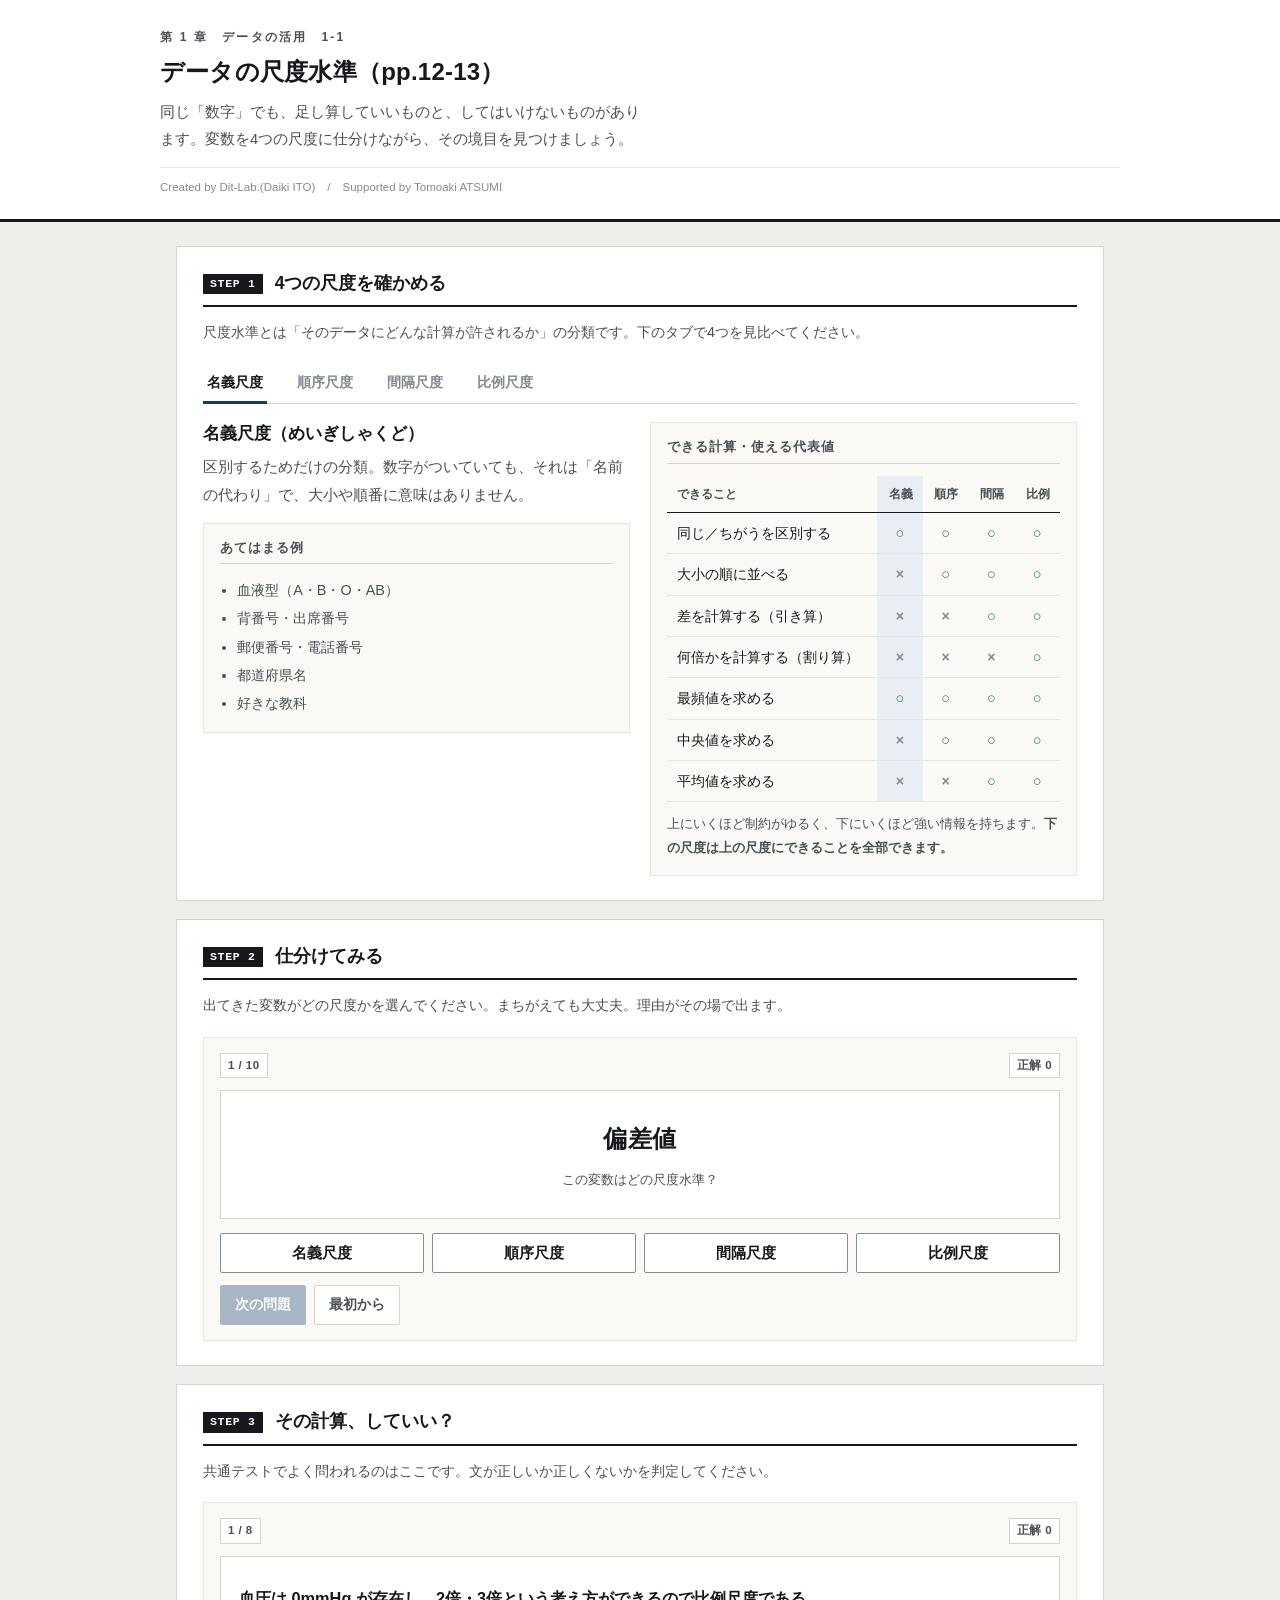
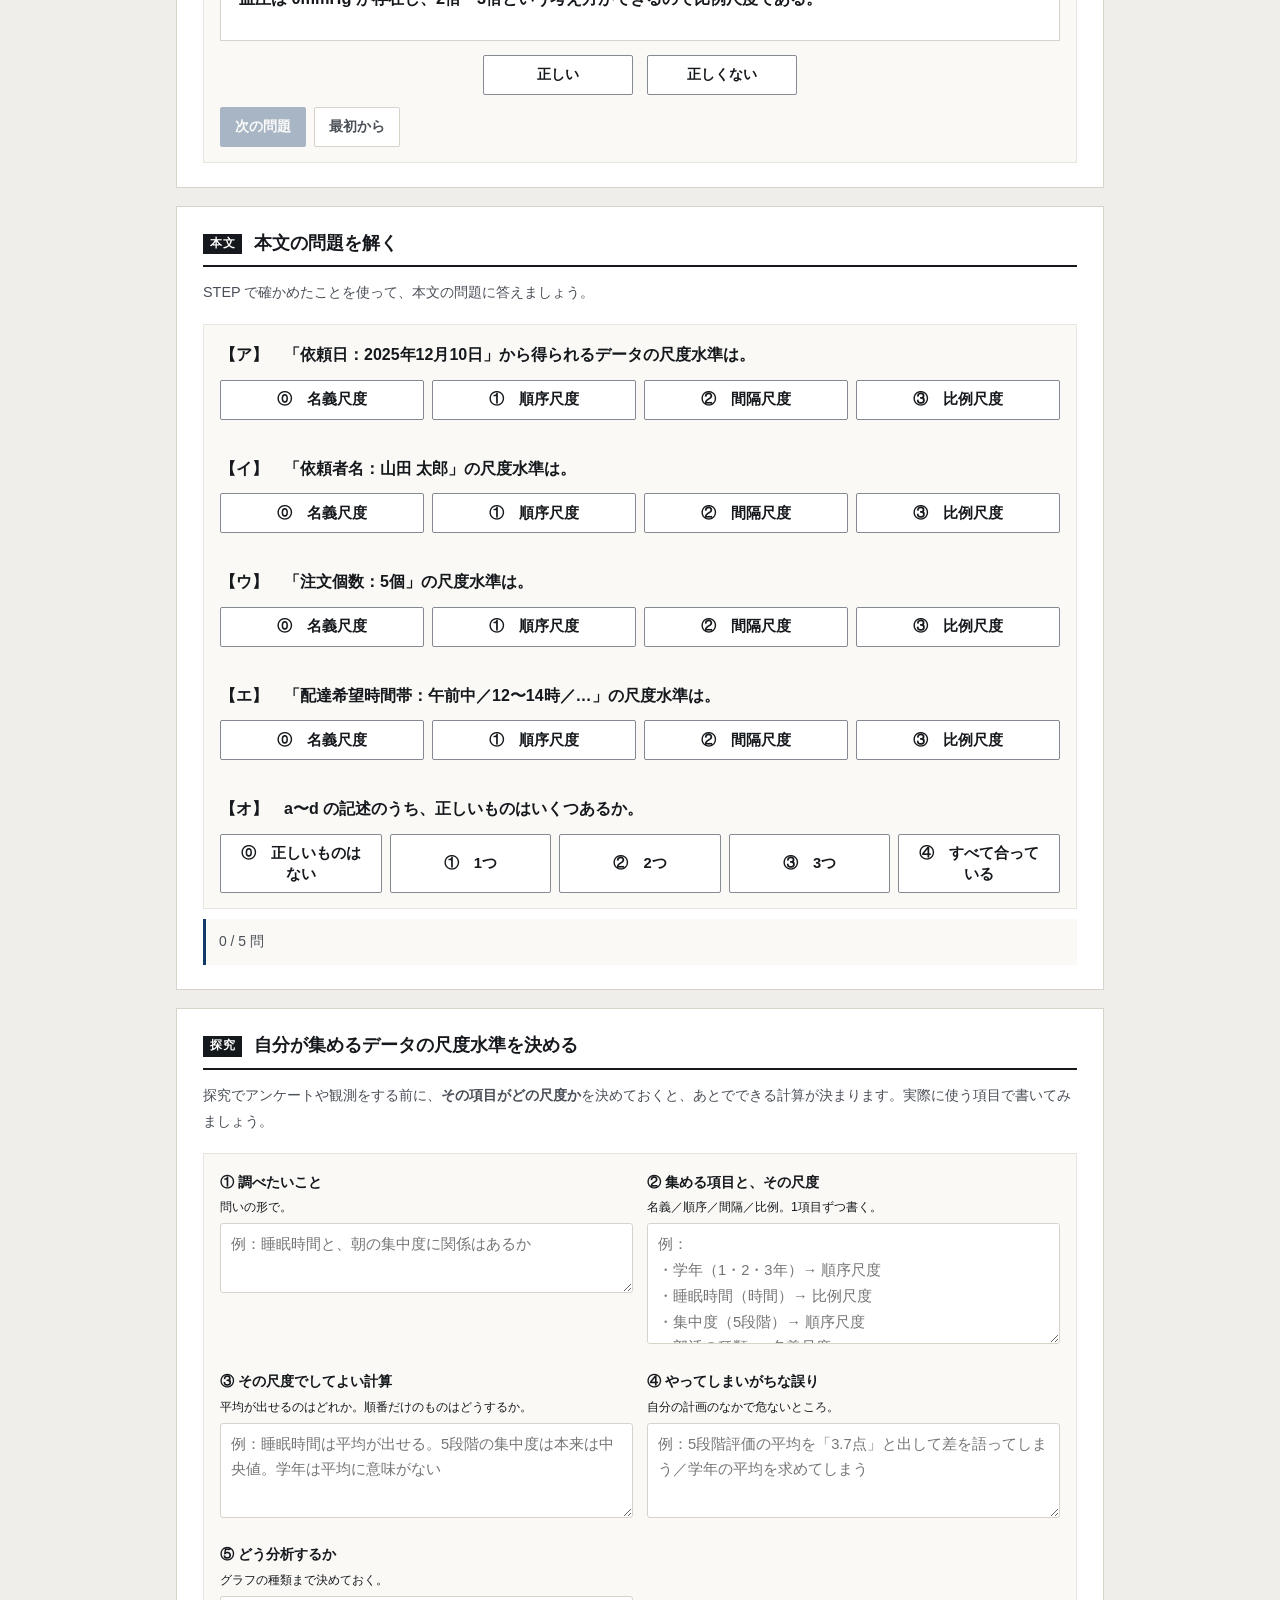
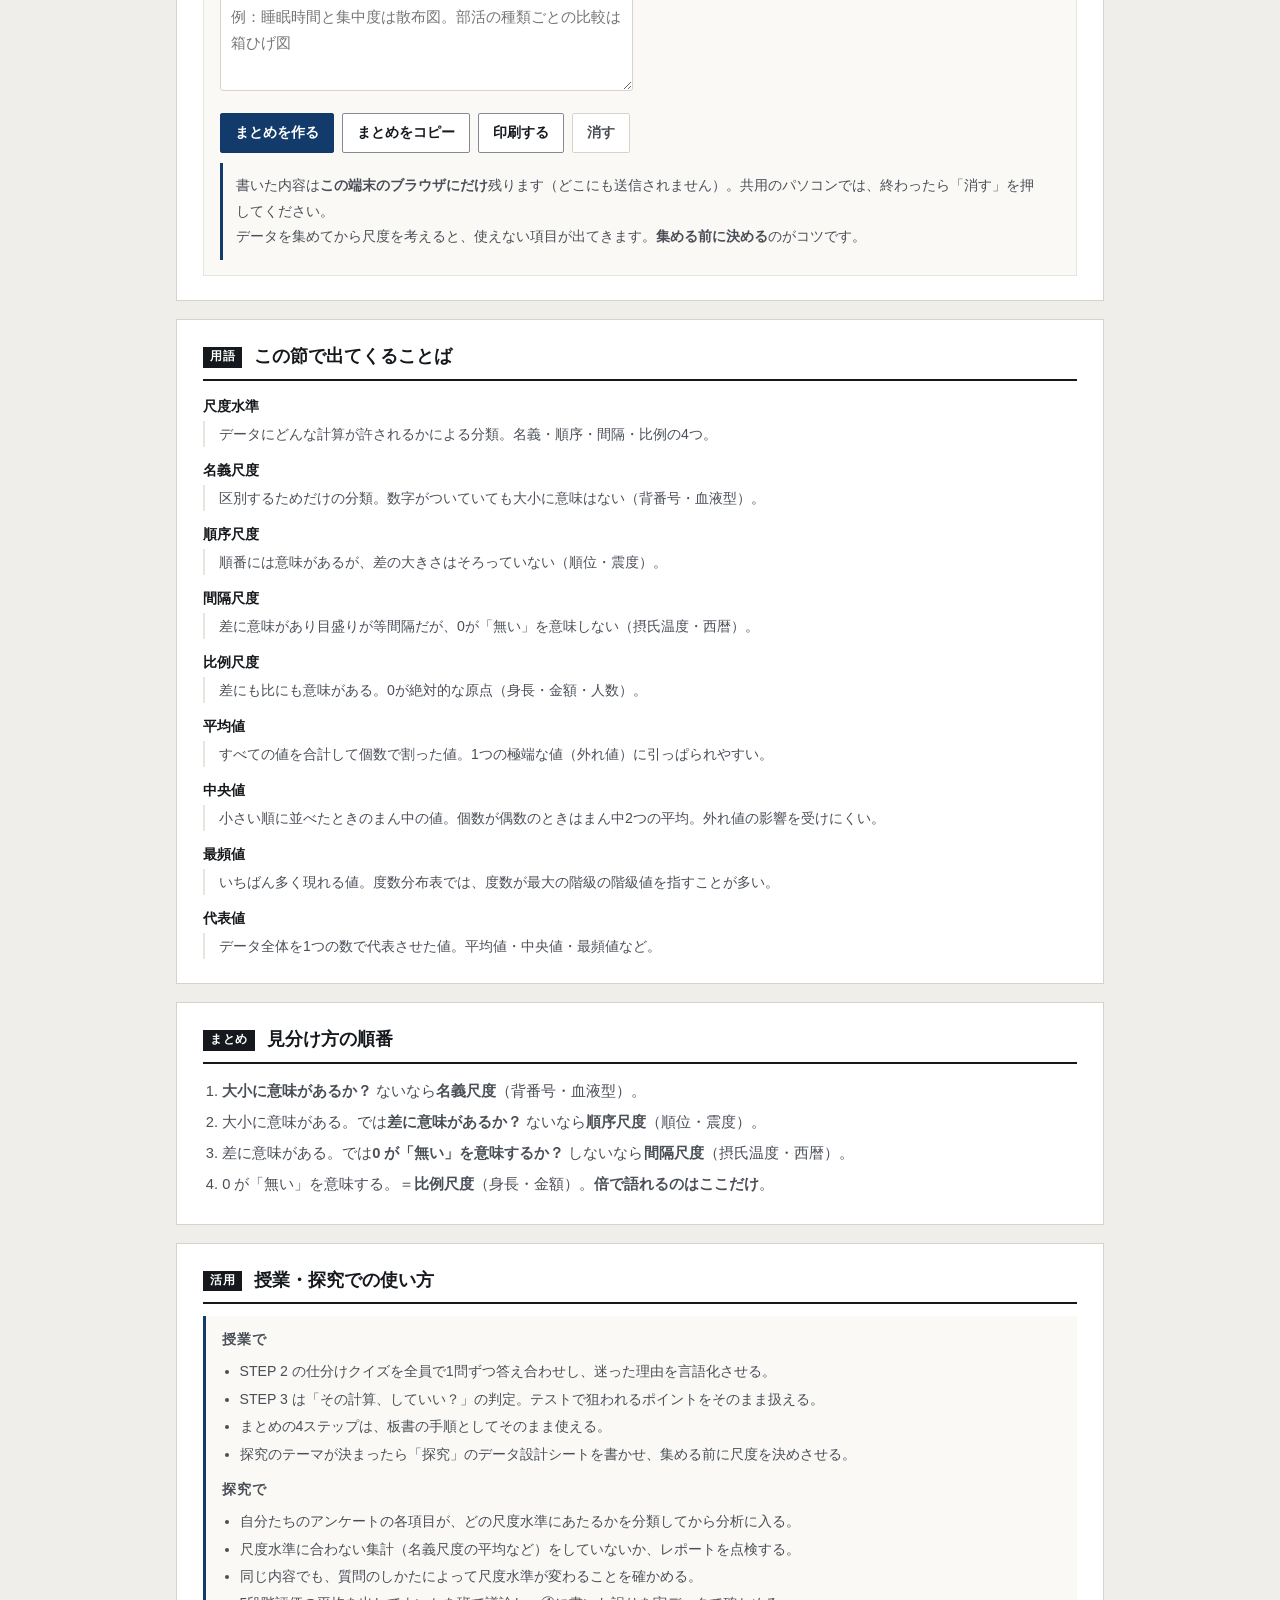
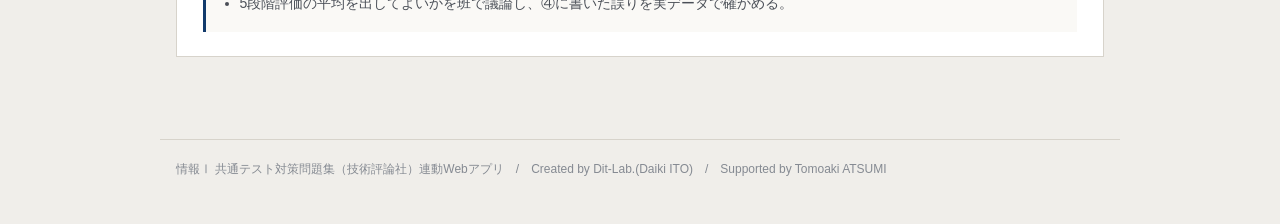
<file: index.html>
<!DOCTYPE html>
<html lang="ja">
<head>
<meta charset="UTF-8">
<meta name="viewport" content="width=device-width, initial-scale=1.0">
<title>データの尺度水準｜情報Ⅰ共通テスト対策問題集</title>
<meta name="description" content="同じ「数字」でも、足し算していいものと、してはいけないものがあります。変数を4つの尺度に仕分けながら、その境目を見つけましょう。">
<link rel="icon" href="data:image/svg+xml,%3Csvg xmlns=%22http://www.w3.org/2000/svg%22 viewBox=%220 0 32 32%22%3E%3Crect width=%2232%22 height=%2232%22 fill=%22%2315181c%22/%3E%3Ctext x=%2216%22 y=%2222%22 font-size=%2218%22 font-family=%22monospace%22 fill=%22%23fff%22 text-anchor=%22middle%22%3E01%3C/text%3E%3C/svg%3E">
<link rel="stylesheet" href="css/style.css?v=bdbb3cb0">
<link rel="stylesheet" href="css/app.css?v=2945bf25">
</head>
<body>

<header class="app-header">
  <div class="inner">
    <span class="eyebrow">第 1 章　データの活用　1-1</span>
    <h1>データの尺度水準（pp.12-13）</h1>
    <p class="lead">同じ「数字」でも、足し算していいものと、してはいけないものがあります。変数を4つの尺度に仕分けながら、その境目を見つけましょう。</p>
    <p class="credit">Created by Dit-Lab.(Daiki ITO)　/　Supported by Tomoaki ATSUMI</p>
  </div>
</header>

<main class="wrap">
  <section class="step" id="step1">
    <h2><span class="no">STEP 1</span>4つの尺度を確かめる</h2>
    <p class="desc">尺度水準とは「そのデータにどんな計算が許されるか」の分類です。下のタブで4つを見比べてください。</p>

    <div class="seg" role="group" aria-label="尺度の切り替え">
      <button data-scale="nominal" aria-pressed="true">名義尺度</button>
      <button data-scale="ordinal" aria-pressed="false">順序尺度</button>
      <button data-scale="interval" aria-pressed="false">間隔尺度</button>
      <button data-scale="ratio" aria-pressed="false">比例尺度</button>
    </div>

    <div class="grid c2" style="margin-top:18px">
      <div>
        <h3 id="sName" style="font-size:1.05rem"></h3>
        <p id="sDesc" style="margin-top:8px;color:var(--ink-2);font-size:.92rem"></p>
        <div class="panel" style="margin-top:14px">
          <h3>あてはまる例</h3>
          <div id="sExamples"></div>
        </div>
      </div>
      <div class="panel">
        <h3>できる計算・使える代表値</h3>
        <div class="tbl-scroll">
          <table class="tbl" id="opTable">
            <thead><tr><th>できること</th><th>名義</th><th>順序</th><th>間隔</th><th>比例</th></tr></thead>
            <tbody></tbody>
          </table>
        </div>
        <p style="font-size:.8rem;color:var(--ink-2);margin-top:10px">上にいくほど制約がゆるく、下にいくほど強い情報を持ちます。<strong>下の尺度は上の尺度にできることを全部できます。</strong></p>
      </div>
    </div>
  </section>

  <section class="step" id="step2">
    <h2><span class="no">STEP 2</span>仕分けてみる</h2>
    <p class="desc">出てきた変数がどの尺度かを選んでください。まちがえても大丈夫。理由がその場で出ます。</p>

    <div class="panel">
      <div class="qhead">
        <span class="badge" id="qProgress">1 / 1</span>
        <span class="badge">正解 <span class="score" id="qScore">0</span></span>
      </div>
      <div class="card-q" id="qCard">
        <div class="q-var" id="qVar"></div>
        <div class="q-sub" id="qSub"></div>
      </div>
      <div class="choice4" id="qChoices"></div>
      <div class="note" id="qFb" hidden style="margin-top:12px"></div>
      <div class="btn-row" style="margin-top:12px">
        <button class="btn primary" id="qNext" disabled>次の問題</button>
        <button class="btn ghost" id="qReset">最初から</button>
      </div>
    </div>

    <div class="panel" id="reviewBox" hidden style="margin-top:14px">
      <h3>まちがえた問題の振り返り</h3>
      <div id="review"></div>
    </div>
  </section>

  <section class="step" id="step3">
    <h2><span class="no">STEP 3</span>その計算、していい？</h2>
    <p class="desc">共通テストでよく問われるのはここです。文が正しいか正しくないかを判定してください。</p>

    <div class="panel">
      <div class="qhead">
        <span class="badge" id="jProgress">1 / 1</span>
        <span class="badge">正解 <span class="score" id="jScore">0</span></span>
      </div>
      <div class="card-q"><div class="j-stmt" id="jText"></div></div>
      <div class="btn-row" style="justify-content:center;gap:14px">
        <button class="btn" id="jOk" style="min-width:150px">正しい</button>
        <button class="btn" id="jNg" style="min-width:150px">正しくない</button>
      </div>
      <div class="note" id="jFb" hidden style="margin-top:12px"></div>
      <div class="btn-row" style="margin-top:12px">
        <button class="btn primary" id="jNext" disabled>次の問題</button>
        <button class="btn ghost" id="jReset">最初から</button>
      </div>
    </div>
  </section>


  <section class="step" id="stepBook">
    <h2><span class="no">本文</span>本文の問題を解く</h2>
    <p class="desc">STEP で確かめたことを使って、本文の問題に答えましょう。</p>
    <div class="panel" id="bookBox"></div>
    <div class="note" id="bookNote" style="margin-top:10px"></div>
  </section>

  <section class="step wsprint" id="wsSec">
    <h2><span class="no">探究</span>自分が集めるデータの尺度水準を決める</h2>
    <p class="desc">探究でアンケートや観測をする前に、<strong>その項目がどの尺度か</strong>を決めておくと、あとでできる計算が決まります。実際に使う項目で書いてみましょう。</p>
    <div class="panel"><div id="wsBox"></div></div>
  </section>

  <section class="step" id="glossary">
    <h2><span class="no">用語</span>この節で出てくることば</h2>
    <div id="glossBox"></div>
  </section>

  <section class="step">
    <h2><span class="no">まとめ</span>見分け方の順番</h2>
    <ol style="margin:0;padding-left:1.3em;color:var(--ink-2);font-size:.92rem;line-height:2.1">
      <li><strong>大小に意味があるか？</strong> ないなら<strong>名義尺度</strong>（背番号・血液型）。</li>
      <li>大小に意味がある。では<strong>差に意味があるか？</strong> ないなら<strong>順序尺度</strong>（順位・震度）。</li>
      <li>差に意味がある。では<strong>0 が「無い」を意味するか？</strong> しないなら<strong>間隔尺度</strong>（摂氏温度・西暦）。</li>
      <li>0 が「無い」を意味する。＝<strong>比例尺度</strong>（身長・金額）。<strong>倍で語れるのはここだけ</strong>。</li>
    </ol>
  </section>

  <section class="step">
    <h2><span class="no">活用</span>授業・探究での使い方</h2>
    <div class="use-note">
      <h3>授業で</h3>
      <ul>
        <li>STEP 2 の仕分けクイズを全員で1問ずつ答え合わせし、迷った理由を言語化させる。</li>
        <li>STEP 3 は「その計算、していい？」の判定。テストで狙われるポイントをそのまま扱える。</li>
        <li>まとめの4ステップは、板書の手順としてそのまま使える。</li>
        <li>探究のテーマが決まったら「探究」のデータ設計シートを書かせ、集める前に尺度を決めさせる。</li>
      </ul>
      <h3 style="margin-top:12px">探究で</h3>
      <ul>
        <li>自分たちのアンケートの各項目が、どの尺度水準にあたるかを分類してから分析に入る。</li>
        <li>尺度水準に合わない集計（名義尺度の平均など）をしていないか、レポートを点検する。</li>
        <li>同じ内容でも、質問のしかたによって尺度水準が変わることを確かめる。</li>
        <li>5段階評価の平均を出してよいかを班で議論し、④に書いた誤りを実データで確かめる。</li>
      </ul>
    </div>
  </section>

</main>

<footer class="app-footer">
  情報Ⅰ 共通テスト対策問題集（技術評論社）連動Webアプリ　/　Created by Dit-Lab.(Daiki ITO)　/　Supported by Tomoaki ATSUMI
</footer>

<script src="js/terms.js?v=01bda077"></script>
<script src="js/quiz.js?v=13402362"></script>
<script src="js/data.js?v=27458dbf"></script>
<script src="js/worksheet.js?v=b6f4e4b3"></script>
<script src="js/app.js?v=b840ca3a"></script>
</body>
</html>
</file>
<file: css/style.css>
/* =========================================================
   情報Ⅰ 共通テスト対策問題集 — Web アプリ共通スタイル
   紙面（参考書）に寄せた設計。装飾色は使わず、色は意味を持つときだけ。
   ========================================================= */

:root{
  --paper:#ffffff;
  --paper-2:#faf9f6;      /* うすい紙 */
  --bg:#f0eeea;           /* 台紙 */
  --ink:#15181c;
  --ink-2:#4a4f57;
  --ink-3:#858a92;
  --rule:#d7d3cb;         /* 罫線 */
  --rule-2:#e8e5df;
  --accent:#123a6b;       /* 濃紺。主要操作と現在地だけに使う */
  --accent-w:#e9eef6;
  --zero:#c0392b;         /* 左＝0 */
  --one:#1d4ed8;          /* 右＝1 */
  --ok:#1f7a3d;   --ok-bg:#eef6f0;
  --ng:#b3261e;   --ng-bg:#fbefee;
  --warn:#8a5a00; --warn-bg:#fbf5e8;
  --font:"Hiragino Kaku Gothic ProN","Hiragino Sans","Yu Gothic Medium","Yu Gothic",
         "Noto Sans JP",Meiryo,-apple-system,BlinkMacSystemFont,sans-serif;
  --mono:"SFMono-Regular",Menlo,Consolas,"Courier New",monospace;
}

*{box-sizing:border-box}
[hidden]{display:none !important}
html{-webkit-text-size-adjust:100%}
body{
  margin:0; background:var(--bg); color:var(--ink);
  font-family:var(--font); font-size:16px; line-height:1.85;
  font-feature-settings:"palt" 1;
}
h1,h2,h3,h4{line-height:1.45; margin:0; font-weight:700}
p{margin:0 0 .75em} p:last-child{margin-bottom:0}
a{color:var(--accent)}

/* ---------- 標題 ---------- */
.app-header{background:var(--paper); border-bottom:3px solid var(--ink); padding:26px 20px 20px}
.app-header .inner{max-width:960px; margin:0 auto}
.app-header .eyebrow{
  font-size:.75rem; font-weight:700; color:var(--ink-2); letter-spacing:.18em;
  display:block; margin-bottom:7px;
}
.app-header h1{font-size:1.5rem; letter-spacing:.01em}
.app-header .lead{font-size:.92rem; color:var(--ink-2); margin-top:9px; max-width:60ch}
.app-header .credit{
  font-size:.72rem; color:var(--ink-3); margin-top:14px;
  padding-top:9px; border-top:1px solid var(--rule-2);
}

/* ---------- 版面 ---------- */
.wrap{max-width:960px; margin:0 auto; padding:24px 16px 64px}
.step{background:var(--paper); border:1px solid var(--rule); padding:24px 26px; margin-bottom:18px}
.step > h2{
  display:flex; align-items:baseline; gap:12px; font-size:1.1rem;
  padding-bottom:9px; border-bottom:2px solid var(--ink); margin-bottom:12px;
}
.step > h2 .no{
  flex:none; font-family:var(--mono); font-size:.72rem; font-weight:700;
  background:var(--ink); color:var(--paper); padding:2px 7px; letter-spacing:.06em;
  position:relative; top:-2px;
}
.step > .desc{color:var(--ink-2); font-size:.9rem; margin-bottom:18px}
.step[hidden]{display:none}

.grid{display:grid; gap:20px}
.grid > *{min-width:0}          /* 子の中身で列が広がるのを防ぐ */
@media(min-width:800px){ .grid.c2{grid-template-columns:1fr 1fr} }
@media(min-width:800px){ .grid.c21{grid-template-columns:1.45fr 1fr} }

.panel{border:1px solid var(--rule-2); background:var(--paper-2); padding:15px 16px; min-width:0}
.panel > h3{
  font-size:.8rem; font-weight:700; color:var(--ink-2); letter-spacing:.08em;
  margin-bottom:12px; padding-bottom:6px; border-bottom:1px solid var(--rule);
}

/* ---------- 部品 ---------- */
.btn{
  appearance:none; border:1px solid var(--ink-3); background:var(--paper); color:var(--ink);
  font-family:inherit; font-size:.88rem; font-weight:700; padding:8px 14px;
  border-radius:2px; cursor:pointer; min-height:40px; line-height:1.4;
  transition:background .12s, border-color .12s, color .12s;
}
.btn:hover:not(:disabled){background:var(--accent-w); border-color:var(--accent); color:var(--accent)}
.btn:disabled{opacity:.35; cursor:not-allowed}
.btn.primary{background:var(--accent); color:var(--paper); border-color:var(--accent)}
.btn.primary:hover:not(:disabled){background:#0d2c53; color:var(--paper)}
.btn.ghost{border-color:var(--rule); color:var(--ink-2)}
.btn.sm{font-size:.8rem; padding:5px 10px; min-height:34px}
.btn-row{display:flex; flex-wrap:wrap; gap:8px; align-items:center}

/* タブ（見出し下線式） */
.seg{display:flex; gap:0; border-bottom:1px solid var(--rule)}
.seg button{
  appearance:none; border:0; background:transparent; font-family:inherit; font-size:.88rem;
  font-weight:700; color:var(--ink-3); padding:9px 4px; margin-right:26px; cursor:pointer;
  border-bottom:3px solid transparent; margin-bottom:-1px; min-height:40px;
}
.seg button:hover{color:var(--ink-2)}
.seg button[aria-pressed="true"]{color:var(--ink); border-bottom-color:var(--accent)}

label.fld{display:block; font-size:.78rem; font-weight:700; color:var(--ink-2); margin-bottom:5px; letter-spacing:.04em}
input[type=text], textarea, input[type=number]{
  width:100%; font-family:inherit; font-size:1rem; color:var(--ink);
  border:1px solid var(--ink-3); border-radius:2px; padding:9px 11px;
  background:var(--paper); min-height:42px;
}
input:focus, textarea:focus{outline:2px solid var(--accent); outline-offset:-1px; border-color:var(--accent)}
.btn:focus-visible, .seg button:focus-visible, .node-card:focus-visible{outline:2px solid var(--accent); outline-offset:2px}
textarea{resize:vertical; line-height:1.7}
.mono{font-family:var(--mono)}

table.tbl{width:100%; border-collapse:collapse; font-size:.89rem}
table.tbl th, table.tbl td{border-bottom:1px solid var(--rule-2); padding:7px 10px; text-align:right}
table.tbl th:first-child, table.tbl td:first-child{text-align:left}
table.tbl thead th{border-bottom:1.5px solid var(--ink); font-size:.76rem; color:var(--ink-2); font-weight:700; white-space:nowrap}
.tbl-scroll{overflow-x:auto; -webkit-overflow-scrolling:touch; max-width:100%}

.note{padding:10px 13px; font-size:.87rem; border-left:3px solid var(--ink-3); background:var(--paper-2); overflow-wrap:break-word; word-break:break-word}
.note.ok{background:var(--ok-bg); border-left-color:var(--ok); color:#123f22}
.note.ng{background:var(--ng-bg); border-left-color:var(--ng); color:#6d1a15}
.note.info{background:var(--paper-2); border-left-color:var(--accent); color:var(--ink-2)}
.note.warn{background:var(--warn-bg); border-left-color:var(--warn); color:#5c3d00}
.note[hidden]{display:none}

.badge{
  display:inline-block; font-size:.72rem; font-weight:700; padding:1px 7px;
  border:1px solid var(--rule); color:var(--ink-2); background:var(--paper); letter-spacing:.04em;
}

/* 数値は罫線で仕切るだけ。カードにしない */
.metrics{display:flex; flex-wrap:wrap; gap:0; border-top:1px solid var(--rule)}
.metric{flex:1 1 130px; padding:11px 14px 11px 0; border-right:1px solid var(--rule-2)}
.metric:last-child{border-right:0}
.metric .k{font-size:.74rem; color:var(--ink-3); font-weight:700; letter-spacing:.05em}
.metric .v{font-size:1.6rem; font-weight:700; line-height:1.3; font-family:var(--mono); letter-spacing:-.01em}
.metric .s{font-size:.76rem; color:var(--ink-2)}

.bit0{color:var(--zero); font-weight:700}
.bit1{color:var(--one); font-weight:700}

.app-footer{
  max-width:960px; margin:0 auto; padding:18px 16px 44px; color:var(--ink-3);
  font-size:.75rem; border-top:1px solid var(--rule);
}
.sr-only{position:absolute;width:1px;height:1px;overflow:hidden;clip:rect(0 0 0 0);white-space:nowrap}

@media(max-width:640px){
  body{font-size:15px}
  .app-header{padding:20px 16px 16px}
  .app-header h1{font-size:1.16rem}
  .wrap{padding:16px 12px 52px}
  .step{padding:18px 15px}
  .seg button{margin-right:18px; font-size:.84rem}
  .metric{flex-basis:50%; border-right:0}
}
@media (prefers-reduced-motion:reduce){ *{animation:none!important; transition:none!important} }

/* ---------- 自分のデータ・共有・印刷 ---------- */
.toolbar{display:flex; flex-wrap:wrap; gap:8px; align-items:center; margin-top:12px;
  padding-top:12px; border-top:1px solid var(--rule-2)}
.toolbar .hint{font-size:.78rem; color:var(--ink-3)}
.paste-area{width:100%; min-height:110px; font-family:var(--mono); font-size:.86rem}
.use-note{background:var(--paper-2); border-left:3px solid var(--accent); padding:14px 16px; font-size:.88rem}
.use-note h3{font-size:.86rem; letter-spacing:.06em; margin-bottom:8px; color:var(--ink-2)}
.use-note ol, .use-note ul{margin:0; padding-left:1.25em; line-height:1.95; color:var(--ink-2)}

@media print{
  body{background:#fff}
  .app-header{border-bottom:2px solid #000}
  .step{border:1px solid #bbb; break-inside:avoid; page-break-inside:avoid; margin-bottom:12px}
  .btn, .seg, .toolbar, input[type=range]{display:none !important}
  .note{border-left-width:2px}
  a[href]:after{content:""}
}

/* ---------- 入力グリッド ---------- */
.dg-scroll{overflow:auto; -webkit-overflow-scrolling:touch; border:1px solid var(--rule); background:var(--paper); max-height:420px}
table.dg{border-collapse:collapse; font-family:var(--mono); font-size:.9rem; min-width:100%}
table.dg th, table.dg td{border:1px solid var(--rule-2); padding:0}
table.dg thead th{background:var(--paper-2); position:sticky; top:0; z-index:2}
table.dg .dg-n{background:var(--paper-2); color:var(--ink-3); font-size:.76rem; font-weight:400;
  text-align:center; min-width:34px; padding:0 4px; position:sticky; left:0; z-index:1}
table.dg .dg-corner{background:var(--paper-2); min-width:34px; position:sticky; left:0; z-index:3}
table.dg .dg-act{background:var(--paper-2); width:34px}
.dg-h, .dg-c{width:100%; min-width:96px; border:0; background:transparent; font-family:inherit;
  font-size:.9rem; padding:8px 9px; color:var(--ink); min-height:38px}
.dg-h{font-weight:700; font-family:var(--font); font-size:.82rem; color:var(--ink-2)}
.dg-c.num{text-align:right}
.dg-c:focus, .dg-h:focus{outline:2px solid var(--accent); outline-offset:-2px; background:var(--accent-w)}
.dg-del{border:0; background:transparent; color:var(--ink-3); cursor:pointer; width:32px; height:34px; font-size:1rem}
.dg-del:hover{color:var(--ng)}
.dg-tools{display:flex; flex-wrap:wrap; gap:8px; align-items:center; margin-top:10px}
.dg-hint{font-size:.76rem; color:var(--ink-3)}

/* ---------- ファイル読み込み ---------- */
.filebox{display:flex; flex-wrap:wrap; gap:10px; align-items:center; padding:12px;
  border:1px dashed var(--rule); background:var(--paper-2)}
.filebox input[type=file]{font-size:.85rem; font-family:inherit; max-width:100%}
.filebox .sel{max-width:220px}
.filelabel{display:inline-flex; align-items:center; gap:6px; font-size:.85rem; font-weight:700;
  border:1px solid var(--ink-3); background:var(--paper); padding:8px 14px; border-radius:2px; cursor:pointer; min-height:40px}
.filelabel:hover{border-color:var(--accent); color:var(--accent); background:var(--accent-w)}
.filelabel input{display:none}

/* ---------- 用語解説 ---------- */
.term{position:relative; border-bottom:1.5px dotted var(--accent); cursor:help; color:var(--accent); font-weight:700}
.term .term-pop{display:none; position:absolute; left:0; top:1.7em; z-index:50; width:min(300px,78vw);
  background:var(--paper); border:1px solid var(--ink-3); box-shadow:0 6px 20px rgba(0,0,0,.14);
  padding:10px 12px; font-size:.82rem; font-weight:400; color:var(--ink-2); line-height:1.75;
  border-left:3px solid var(--accent); cursor:auto; text-align:left}
.term .term-pop b{display:block; color:var(--ink); font-size:.86rem; margin-bottom:3px}
.term.open .term-pop{display:block}
dl.gloss{margin:0; font-size:.88rem}
dl.gloss dt{font-weight:700; color:var(--ink); margin-top:10px}
dl.gloss dt:first-child{margin-top:0}
dl.gloss dd{margin:2px 0 0; color:var(--ink-2); line-height:1.85; padding-left:1em; border-left:2px solid var(--rule-2)}
@media print{ .term{border-bottom:0; color:inherit} .term .term-pop{display:none !important} }

/* ---------- スマホ・タブレット ---------- */
@media (max-width:1024px){
  /* iOS で入力時に画面が勝手に拡大するのを防ぐ（16px 未満だとズームする） */
  input[type=text], input[type=number], textarea, select, .dg-c, .dg-h{ font-size:16px }
  .dg-c, .dg-h{ min-width:110px }
}
@media (max-width:820px){
  .grid.c2,.grid.c21{grid-template-columns:1fr}
  .dg-scroll{max-height:340px}
  .filebox{flex-direction:column; align-items:stretch}
  .filebox .sel{max-width:100%}
  .term .term-pop{left:auto; right:0; width:min(280px,86vw)}
}
@media (max-width:480px){
  .step > h2{font-size:1rem; flex-wrap:wrap}
  .metrics{gap:0}
  .metric{flex-basis:50%; padding-right:10px}
  .metric .v{font-size:1.3rem}
  .btn{padding:8px 12px}
  .dg-tools{gap:6px}
  .dg-hint{width:100%}
}
/* タッチ操作でのスクロールを滑らかに */
.tbl-scroll, .dg-scroll, .tree-box{ -webkit-overflow-scrolling:touch; overscroll-behavior-x:contain }

/* 幅指定つきの入力欄がスマートフォンではみ出さないようにする */
input[type=text], input[type=number], input[type=search], textarea, select{ max-width:100% }
.btn-row > label{ min-width:0; max-width:100% }
.btn-row > label input, .btn-row > label select{ max-width:100% }

/* 共通：○×判定・並べかえ（quiz.js 用） */
.abcde{border:1px solid var(--rule); border-radius:3px; overflow:hidden}
.abcde > div{border-top:1px solid var(--rule); padding:10px 12px}
.abcde > div:first-child{border-top:0}
.abcde .st{display:flex; gap:10px; align-items:flex-start; flex-wrap:wrap}
.abcde .st .k{font-weight:700; font-family:var(--mono); min-width:1.4em}
.abcde .st .t{flex:1; min-width:12em}
.abcde .jb{display:flex; gap:6px}
.abcde .jb .btn{min-width:3.4em; padding:6px 10px; text-align:center}
.prep{display:grid; grid-template-columns:repeat(auto-fit,minmax(150px,1fr)); gap:10px; margin-top:10px}
.prep .slot{border:1px dashed var(--ink-3); border-radius:3px; padding:10px; min-height:92px; background:var(--paper)}
.prep .slot.filled{border-style:solid}
.prep .slot .tag{font:700 .74rem/1.4 var(--mono); color:var(--accent); display:block; margin-bottom:6px}
.prep .slot .txt{font-size:.86rem; line-height:1.7}
.cards{display:flex; flex-wrap:wrap; gap:8px; margin-top:10px}
.cards .c{border:1px solid var(--ink-3); border-radius:3px; padding:9px 12px; background:var(--paper);
  cursor:pointer; font-size:.88rem; max-width:100%; text-align:left; font-family:inherit; color:var(--ink)}
.cards .c:hover{background:var(--warn-bg)}
.cards .c.used{opacity:.35; pointer-events:none}

/* --- 予想してから実行 --- */
.pmark{display:inline-block; background:var(--accent); color:#fff; font-size:.7rem; font-weight:700;
  letter-spacing:.08em; padding:2px 7px; border-radius:2px; margin-right:8px; vertical-align:2px}
input.pin{font-size:1.05rem; padding:7px 10px; border:1px solid var(--rule); border-radius:3px;
  width:9em; max-width:100%; background:#fff}
.btn-row .unit{color:var(--muted); font-size:.9rem}
.choice4 .btn.on{border-color:var(--accent); box-shadow:inset 0 0 0 1px var(--accent); font-weight:700}
/* 設問文の見出し（flex ではなく通常の段落。.qhead は左右振り分け用なので用途が別） */
.pq{margin:0 0 10px; font-weight:700; line-height:1.85}

/* --- 自分のテーマでやってみる（ワークシート） --- */
.wsheet{display:grid; gap:14px}
@media(min-width:760px){ .wsheet{grid-template-columns:1fr 1fr} }
.wsf{display:block}
.wsf .wsl{display:block; font-weight:700; font-size:.9rem; margin-bottom:3px}
.wsf .wsh{display:block; font-size:.78rem; color:var(--muted); margin-bottom:5px; line-height:1.6}
.wsf textarea{width:100%; max-width:100%; font:inherit; font-size:.92rem; line-height:1.75;
  padding:8px 10px; border:1px solid var(--rule); border-radius:3px; background:#fff; resize:vertical}
.wsf textarea:focus{outline:2px solid var(--accent); outline-offset:-2px}
.wsout{margin-top:14px; border:1px solid var(--ink-3); border-radius:3px; background:#fff; padding:16px 18px}
.wsout h4{margin:0 0 10px; font-size:1rem}
.wsout dl{margin:0}
.wsout dt{font-weight:700; font-size:.84rem; color:var(--accent); margin-top:10px}
.wsout dd{margin:2px 0 0; font-size:.92rem; line-height:1.85; white-space:pre-wrap}
.wsout .wsmsg{margin:10px 0 0; font-size:.86rem; color:var(--muted)}
@media print{
  .app-header, .btn-row, .step:not(.wsprint){ display:none !important }
  .wsout{border:none; padding:0}
}
</file>
<file: css/app.css>
/* 尺度水準アプリ固有スタイル */
.qhead{display:flex; justify-content:space-between; align-items:center; margin-bottom:12px}

.card-q{
  border:1px solid var(--rule); background:var(--paper); padding:26px 18px; text-align:center; margin-bottom:14px;
}
.q-var{font-size:1.5rem; font-weight:700; letter-spacing:.02em}
.q-sub{font-size:.82rem; color:var(--ink-2); margin-top:6px}
.j-stmt{font-size:1.02rem; font-weight:700; line-height:1.9; text-align:left}

.choice4{display:grid; gap:8px; grid-template-columns:repeat(auto-fit,minmax(140px,1fr))}
.choice4 .btn{font-size:.92rem}
.choice4 .btn.correct{background:var(--ok-bg); border-color:var(--ok); color:var(--ok)}
.choice4 .btn.wrong{background:var(--ng-bg); border-color:var(--ng); color:var(--ng)}
.choice4.locked{pointer-events:none}

#opTable td{text-align:center; font-weight:700}
#opTable td:first-child{text-align:left; font-weight:400}
#opTable .yes{color:var(--ok)}
#opTable .no{color:var(--ink-3)}
#opTable th.on, #opTable td.on{background:var(--accent-w)}

#sExamples ul{margin:0; padding-left:1.2em; font-size:.9rem; color:var(--ink-2); line-height:1.95}

#review .r-item{border-left:3px solid var(--ng); background:var(--ng-bg); padding:9px 12px; margin-bottom:8px; font-size:.87rem}
#review .r-item b{display:block; color:var(--ink)}
</file>
